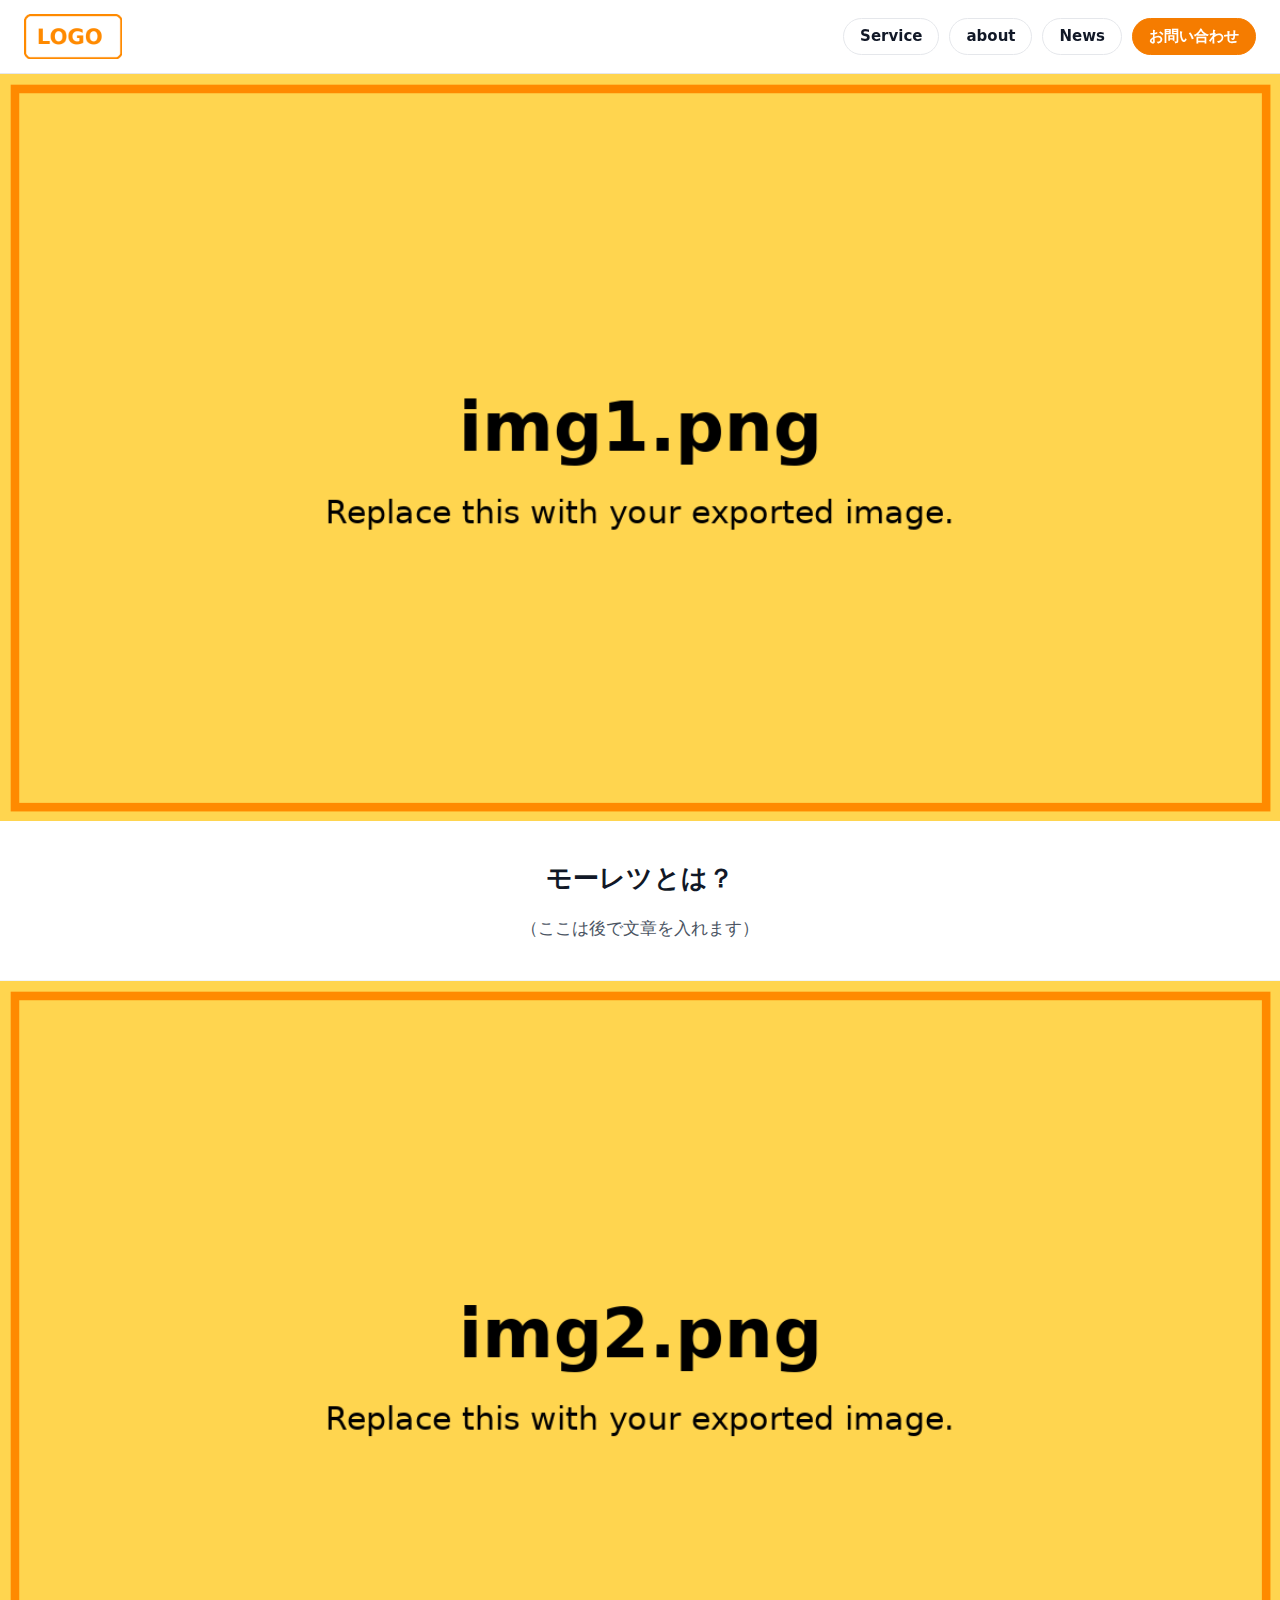
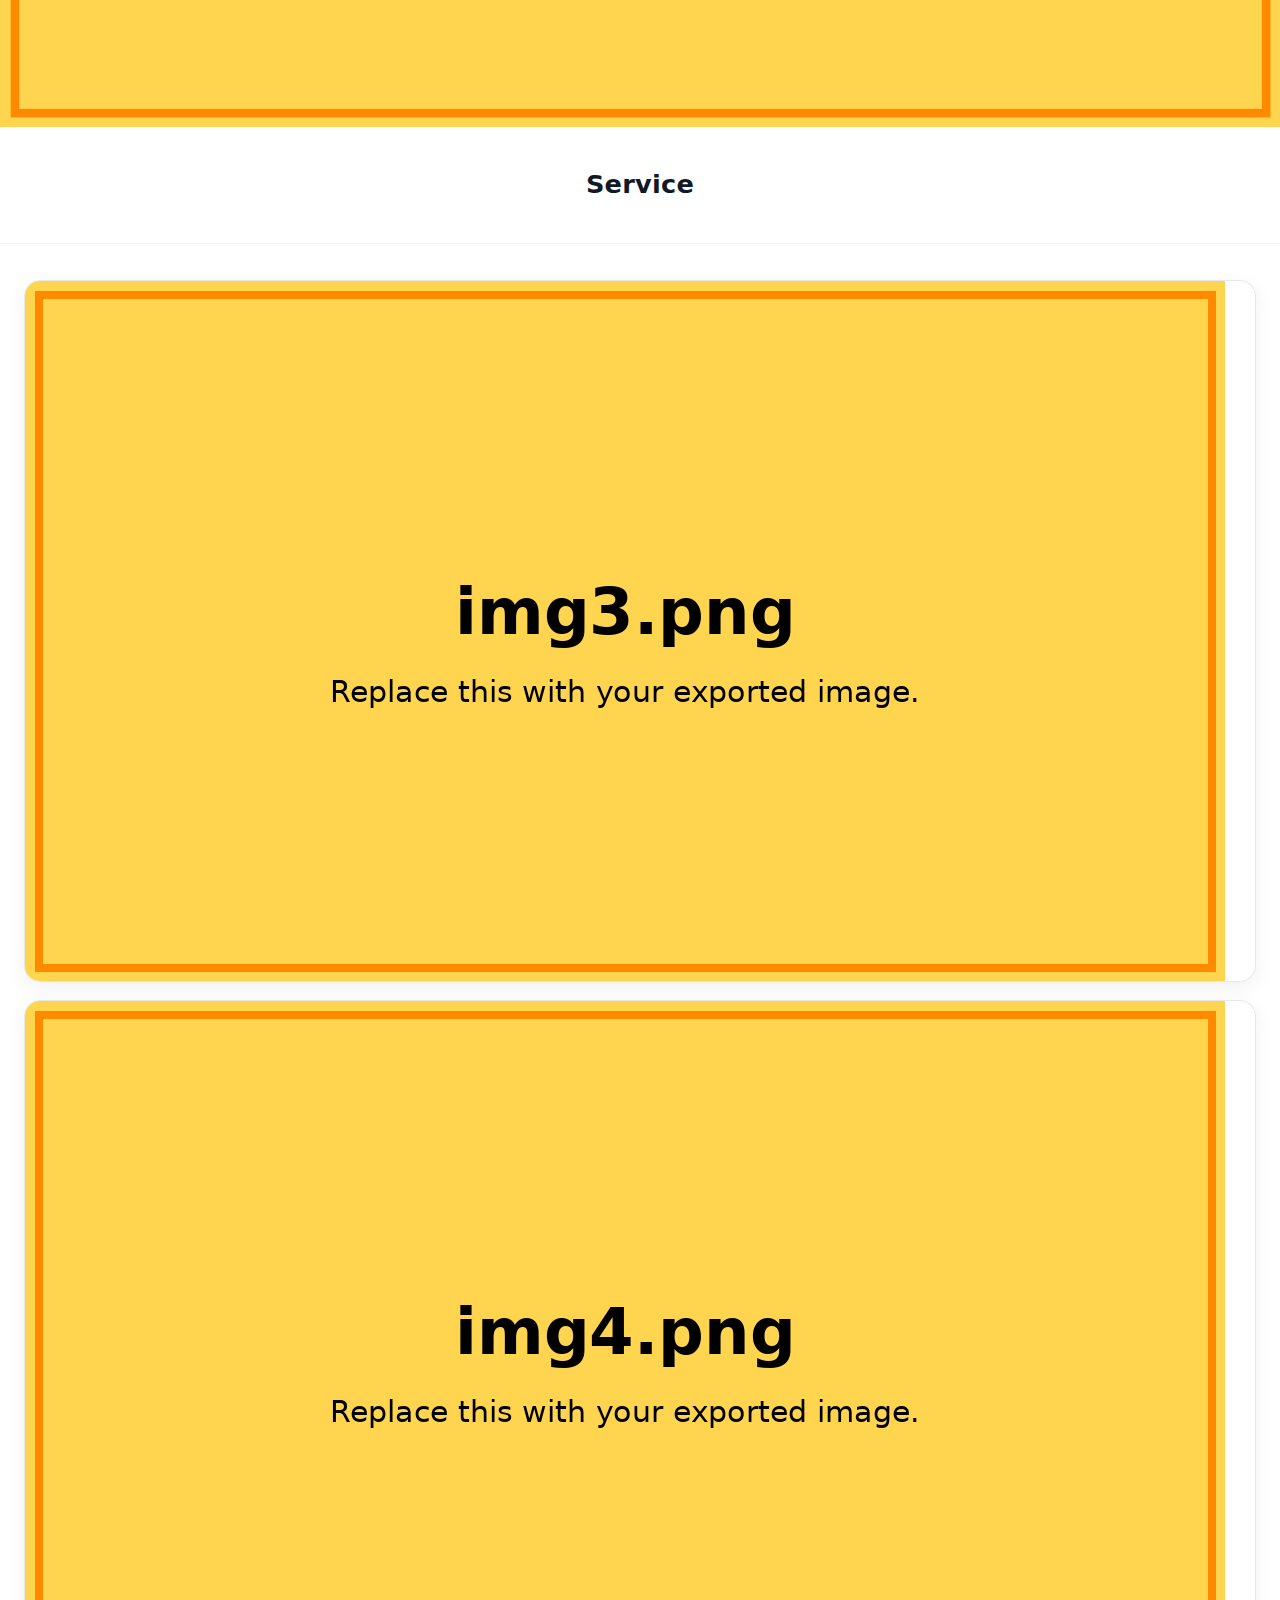
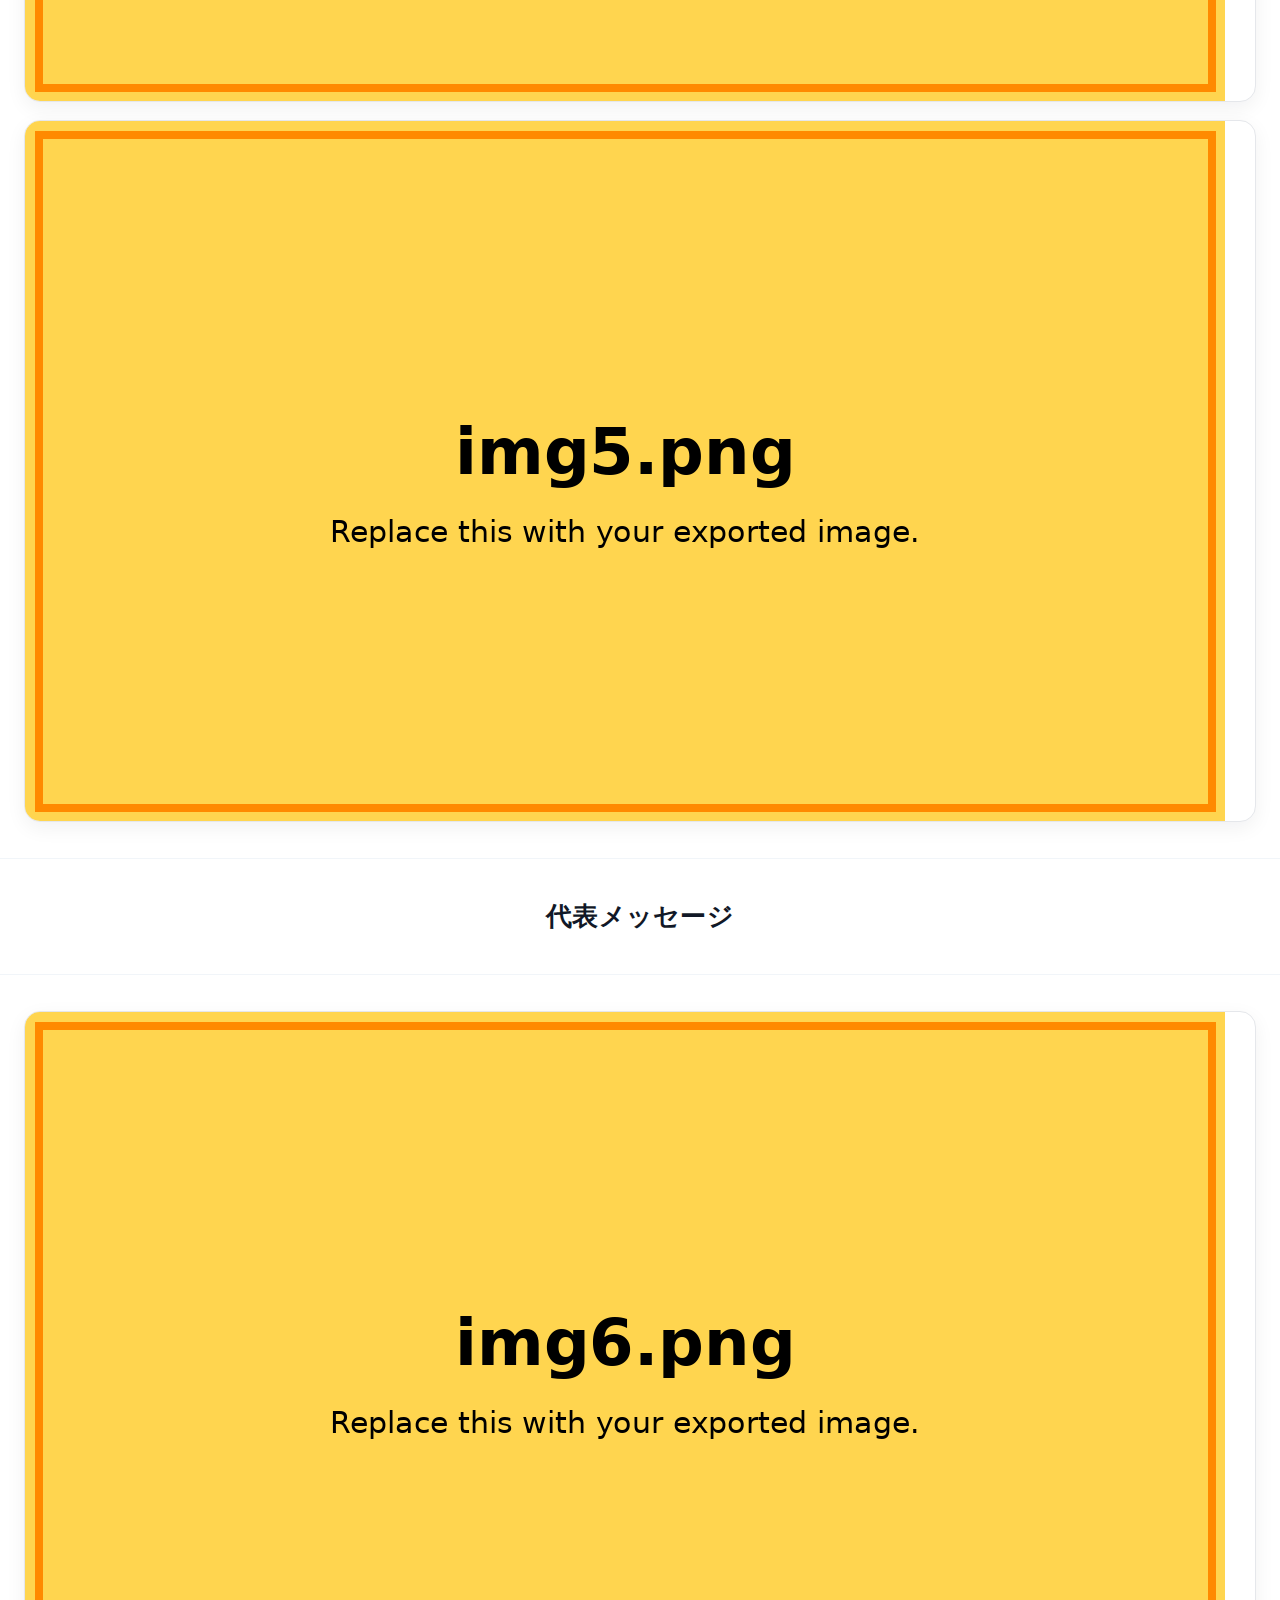
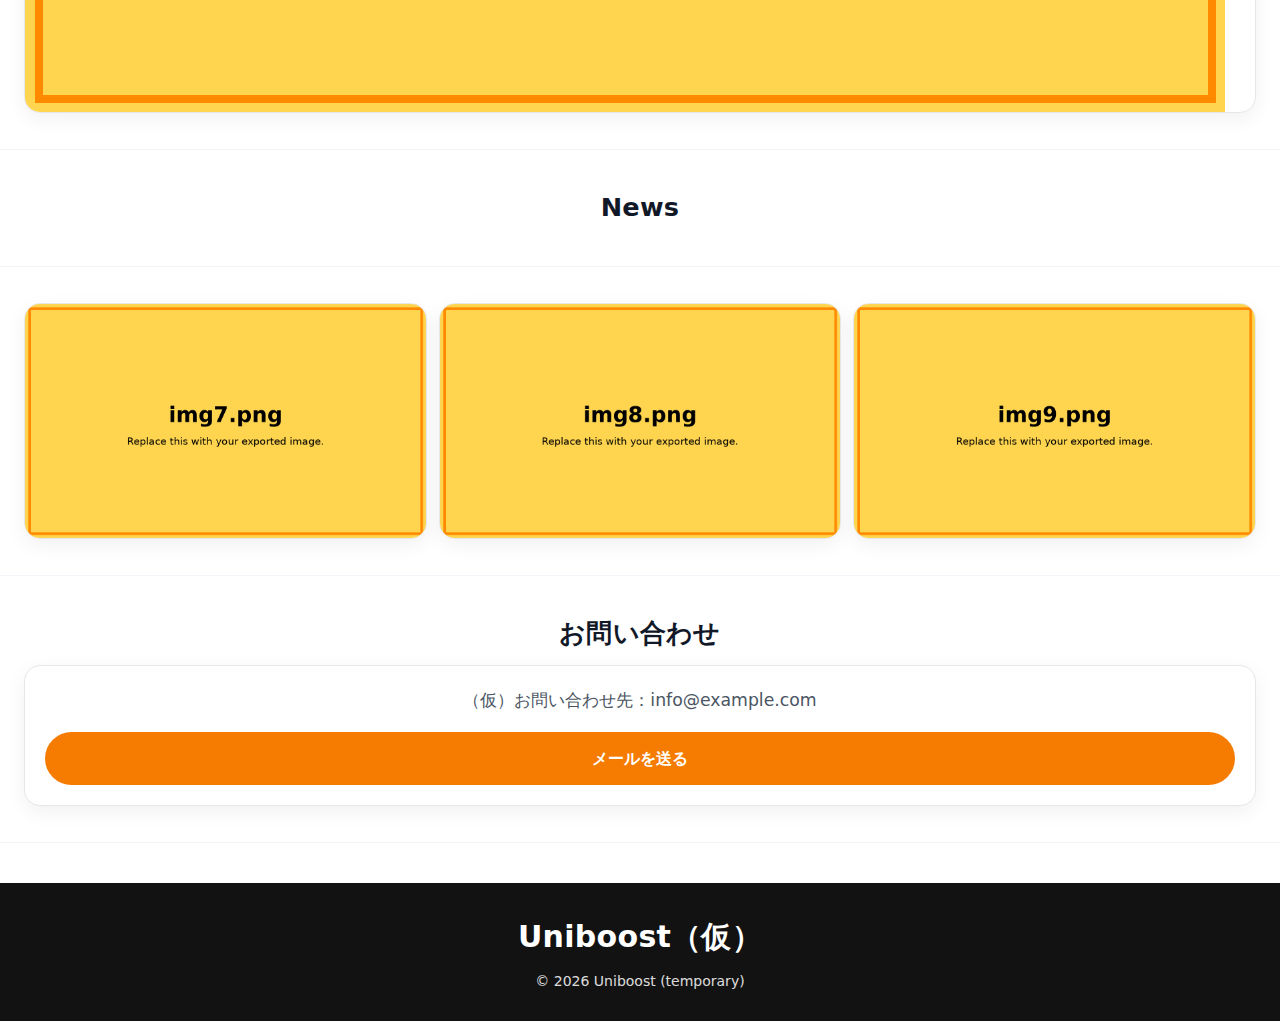
<file: index.html>
<!doctype html>
    <html lang="ja">
      <head>
        <meta charset="utf-8" />
        <meta name="viewport" content="width=device-width,initial-scale=1" />
        <base href="./">
        <title>Top | Uniboost（仮）</title>
        <link rel="stylesheet" href="assets/css/styles.css" />
      </head>
      <body data-page="top">
        <div class="page">
          <header class="site-header">
            <div class="header-inner">
              <a class="logo" href="index.html" aria-label="トップへ">
                <img src="assets/logo.png" alt="Logo" />
              </a>
              <nav class="nav" aria-label="グローバルナビゲーション">
                <a href="service/index.html" data-link="service">Service</a>
                <a href="about/index.html" data-link="about">about</a>
                <a href="News/index.html" data-link="news">News</a>
                <a class="nav__cta" href="#contact">お問い合わせ</a>
              </nav>
            </div>
          </header>

          <main>
  <!-- img1: 1つ目の大きい黄色エリア -->
  <section class="image-block">
    <img src="assets/img/img1.png" alt="トップ画像1" />
  </section>

  <section class="section">
    <h2 class="section-title">モーレツとは？</h2>
    <p class="section-sub">（ここは後で文章を入れます）</p>
  </section>

  <!-- img2: 2つ目の大きい黄色エリア -->
  <section class="image-block">
    <img src="assets/img/img2.png" alt="トップ画像2" />
  </section>

  <section class="section">
    <h2 class="section-title">Service</h2>
  </section>

  <!-- img3-5: Serviceの黄色カード（上から順） -->
  <section class="section">
    <div class="card-grid">
      <a class="card-like" href="service/index.html" aria-label="サービス1（詳細はserviceページへ）">
        <img src="assets/img/img3.png" alt="サービス画像1" />
      </a>
      <a class="card-like" href="service/index.html" aria-label="サービス2（詳細はserviceページへ）">
        <img src="assets/img/img4.png" alt="サービス画像2" />
      </a>
      <a class="card-like" href="service/index.html" aria-label="サービス3（詳細はserviceページへ）">
        <img src="assets/img/img5.png" alt="サービス画像3" />
      </a>
    </div>
  </section>

  <section class="section">
    <h2 class="section-title">代表メッセージ</h2>
  </section>

  <!-- img6: 代表メッセージの黄色カード -->
  <section class="section">
    <div class="card-grid">
      <div class="card-like">
        <img src="assets/img/img6.png" alt="代表メッセージ画像" />
      </div>
    </div>
  </section>

  <section class="section">
    <h2 class="section-title">News</h2>
  </section>

  <!-- img7-9: Newsの黄色カード（左から順） -->
  <section class="section">
    <div class="news-grid">
      <a class="card-like" href="News/index.html" aria-label="ニュース1（Newsページへ）"><img src="assets/img/img7.png" alt="ニュース画像1" /></a>
      <a class="card-like" href="News/index.html" aria-label="ニュース2（Newsページへ）"><img src="assets/img/img8.png" alt="ニュース画像2" /></a>
      <a class="card-like" href="News/index.html" aria-label="ニュース3（Newsページへ）"><img src="assets/img/img9.png" alt="ニュース画像3" /></a>
    </div>
  </section>

  <!-- Contact -->
  <section class="section" id="contact">
    <h2 class="section-title">お問い合わせ</h2>
    <div class="contact-box stack" style="margin-top:10px">
      <p class="section-sub" style="margin:0">（仮）お問い合わせ先：info@example.com</p>
      <a class="btn" href="mailto:info@example.com">メールを送る</a>
    </div>
  </section>
</main>

          <footer class="site-footer">
            <div class="footer-inner">
              <!-- NOTE: ここにある「Uniboost」は後で変更する想定 -->
              <p class="footer-brand">Uniboost（仮）</p>
              <p class="footer-note">© 2026 Uniboost (temporary)</p>
            </div>
          </footer>
        </div>

        <script src="assets/js/main.js"></script>
      </body>
    </html>
</file>
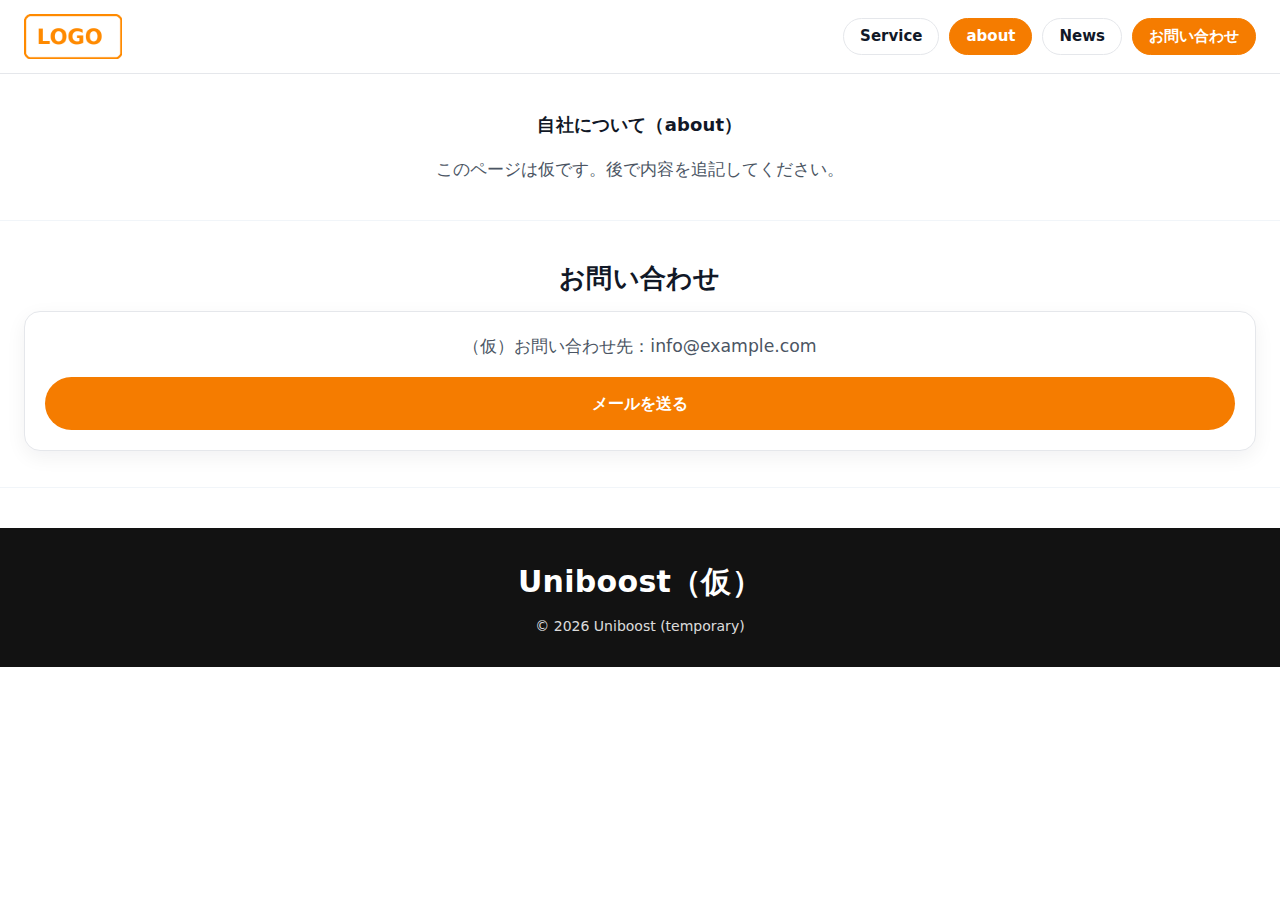
<file: about/index.html>
<!doctype html>
    <html lang="ja">
      <head>
        <meta charset="utf-8" />
        <meta name="viewport" content="width=device-width,initial-scale=1" />
        <base href="../">
        <title>About | Uniboost（仮）</title>
        <link rel="stylesheet" href="assets/css/styles.css" />
      </head>
      <body data-page="about">
        <div class="page">
          <header class="site-header">
            <div class="header-inner">
              <a class="logo" href="index.html" aria-label="トップへ">
                <img src="assets/logo.png" alt="Logo" />
              </a>
              <nav class="nav" aria-label="グローバルナビゲーション">
                <a href="service/index.html" data-link="service">Service</a>
                <a href="about/index.html" data-link="about">about</a>
                <a href="News/index.html" data-link="news">News</a>
                <a class="nav__cta" href="#contact">お問い合わせ</a>
              </nav>
            </div>
          </header>

          <main>
  <section class="section">
    <h1 class="section-title" style="font-size:18px">自社について（about）</h1>
    <p class="section-sub">このページは仮です。後で内容を追記してください。</p>
  </section>

  <section class="section" id="contact">
    <h2 class="section-title">お問い合わせ</h2>
    <div class="contact-box stack" style="margin-top:10px">
      <p class="section-sub" style="margin:0">（仮）お問い合わせ先：info@example.com</p>
      <a class="btn" href="mailto:info@example.com">メールを送る</a>
    </div>
  </section>
</main>

          <footer class="site-footer">
            <div class="footer-inner">
              <!-- NOTE: ここにある「Uniboost」は後で変更する想定 -->
              <p class="footer-brand">Uniboost（仮）</p>
              <p class="footer-note">© 2026 Uniboost (temporary)</p>
            </div>
          </footer>
        </div>

        <script src="assets/js/main.js"></script>
      </body>
    </html>
</file>
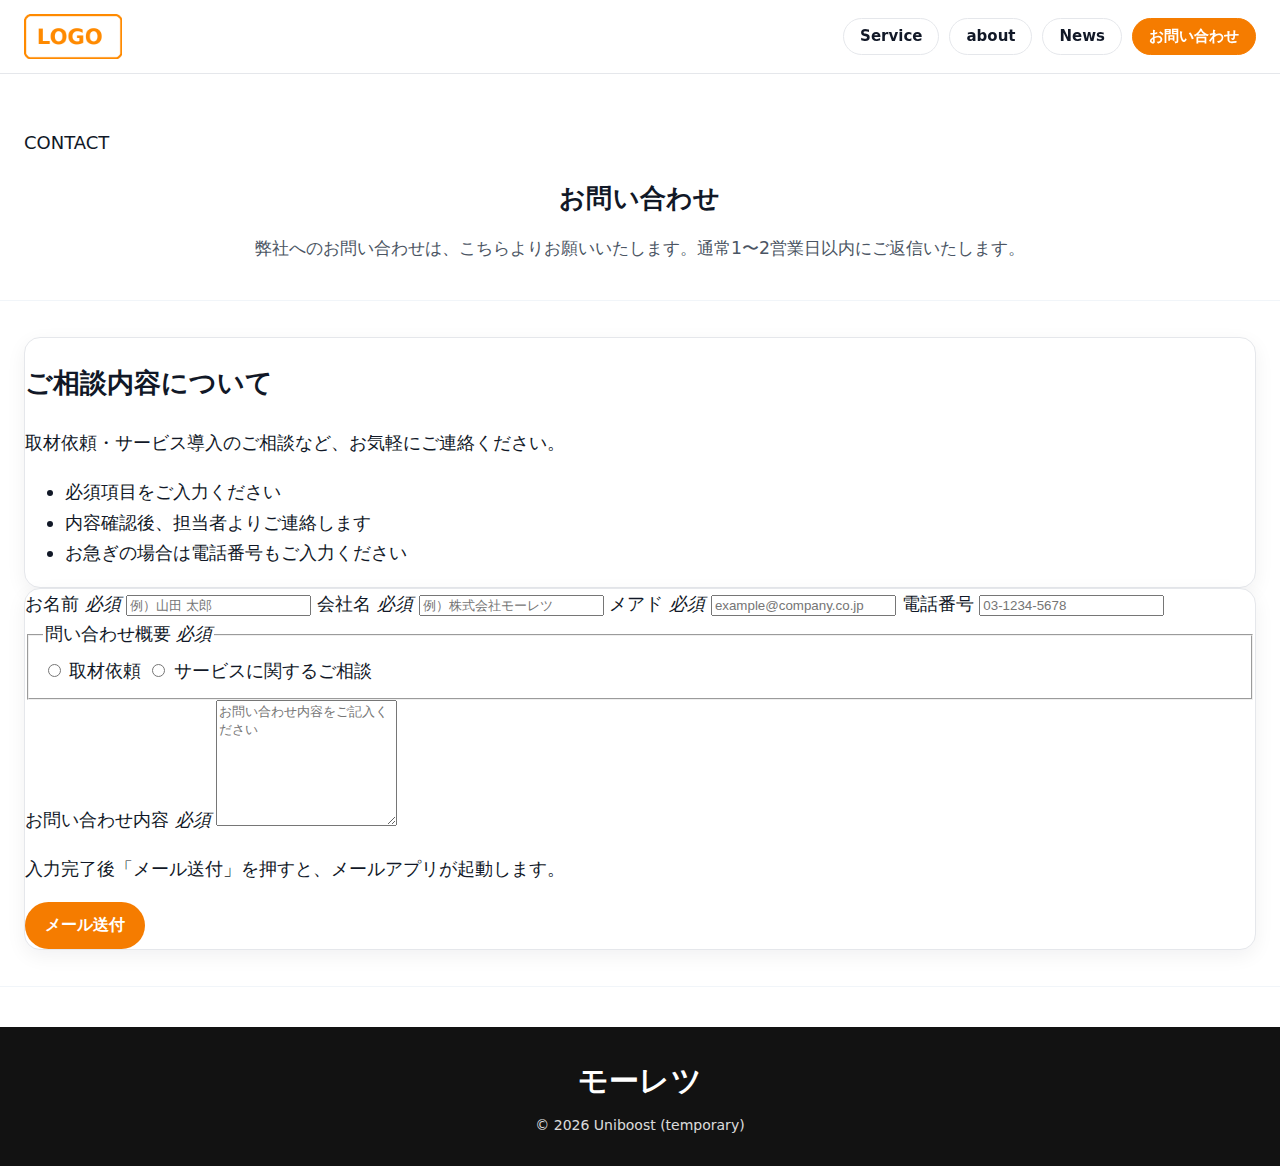
<file: contact/index.html>
<!doctype html>
<html lang="ja">
  <head>
    <meta charset="utf-8" />
    <meta name="viewport" content="width=device-width,initial-scale=1" />
        <title>Contact | Uniboost（仮）</title>
    <link rel="stylesheet" href="../assets/css/styles.css?v=20260306" />
  </head>
  <body data-page="contact">
    <div class="page">
      <header class="site-header">
        <div class="header-inner">
          <a class="logo" href="../index.html" aria-label="トップへ">
            <img src="../assets/logo.png" alt="Logo" />
          </a>
          <nav class="nav" aria-label="グローバルナビゲーション">
            <a href="../service/index.html" data-link="service">Service</a>
            <a href="../about/index.html" data-link="about">about</a>
            <a href="../News/index.html" data-link="news">News</a>
            <a class="nav__cta" href="../contact/index.html" data-link="contact">お問い合わせ</a>
          </nav>
        </div>
      </header>

      <main class="contact-main">
        <section class="section contact-hero contact-shell">
          <p class="contact-kicker">CONTACT</p>
          <h1 class="section-title">お問い合わせ</h1>
          <p class="section-sub contact-hero__sub">弊社へのお問い合わせは、こちらよりお願いいたします。通常1〜2営業日以内にご返信いたします。</p>
        </section>

        <section class="section contact-form-section contact-shell">
          <div class="contact-layout">
            <aside class="contact-aside card-like">
              <h2>ご相談内容について</h2>
              <p>取材依頼・サービス導入のご相談など、お気軽にご連絡ください。</p>
              <ul>
                <li>必須項目をご入力ください</li>
                <li>内容確認後、担当者よりご連絡します</li>
                <li>お急ぎの場合は電話番号もご入力ください</li>
              </ul>
            </aside>

            <form id="contactForm" class="contact-form card-like" novalidate>
              <div class="form-grid">
                <label class="form-field">
                  <span class="form-label">お名前 <em>必須</em></span>
                  <input type="text" name="name" required placeholder="例）山田 太郎" />
                </label>

                <label class="form-field">
                  <span class="form-label">会社名 <em>必須</em></span>
                  <input type="text" name="company" required placeholder="例）株式会社モーレツ" />
                </label>

                <label class="form-field">
                  <span class="form-label">メアド <em>必須</em></span>
                  <input type="email" name="email" required placeholder="example@company.co.jp" />
                </label>

                <label class="form-field">
                  <span class="form-label">電話番号</span>
                  <input type="tel" name="phone" placeholder="03-1234-5678" />
                </label>
              </div>

              <fieldset class="form-field form-fieldset">
                <legend class="form-label">問い合わせ概要 <em>必須</em></legend>
                <div class="radio-group">
                  <label class="radio-row"><input type="radio" name="summary" value="取材依頼" required /> 取材依頼</label>
                  <label class="radio-row"><input type="radio" name="summary" value="サービスに関するご相談" required /> サービスに関するご相談</label>
                </div>
              </fieldset>

              <label class="form-field">
                <span class="form-label">お問い合わせ内容 <em>必須</em></span>
                <textarea name="message" rows="8" required placeholder="お問い合わせ内容をご記入ください"></textarea>
              </label>

              <p class="form-note">入力完了後「メール送付」を押すと、メールアプリが起動します。</p>
              <button type="submit" class="btn contact-submit">メール送付</button>
            </form>
          </div>
        </section>
      </main>

      <footer class="site-footer">
        <div class="footer-inner">
          <p class="footer-brand">モーレツ</p>
          <p class="footer-note">© 2026 Uniboost (temporary)</p>
        </div>
      </footer>
    </div>

    <script src="../assets/js/main.js?v=20260306"></script>
  </body>
</html>
</file>
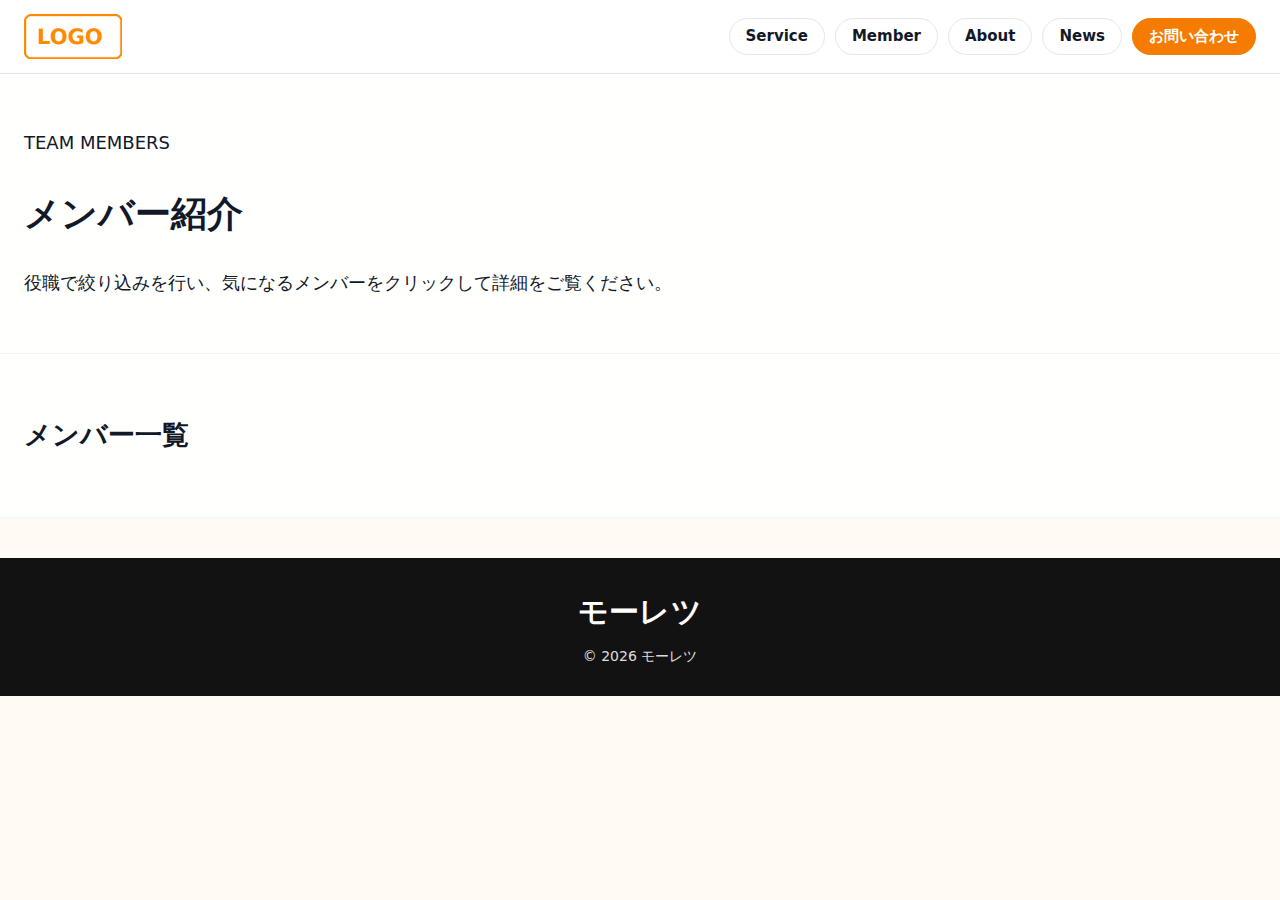
<file: member/index.html>
<!doctype html>
<html lang="ja">
  <head>
    <meta charset="utf-8" />
    <meta name="viewport" content="width=device-width,initial-scale=1" />
    <title>Member | モーレツ</title>
    <link rel="stylesheet" href="../assets/css/styles.css?v=20260402" />
    <link rel="stylesheet" href="../assets/css/member.css?v=20260402" />
  </head>
  <body data-page="member">
    <div class="page">
      <header class="site-header">
        <div class="header-inner">
          <a class="logo" href="../" aria-label="トップへ">
            <img src="../assets/logo.png" alt="Logo" />
          </a>
          <nav class="nav" aria-label="グローバルナビゲーション">
            <a href="../service/index.html" data-link="service">Service</a>
            <a href="../member/index.html" data-link="member">Member</a>
            <a href="../about/index.html" data-link="about">About</a>
            <a href="../News/index.html" data-link="news">News</a>
            <a class="nav__cta" href="../contact/index.html">お問い合わせ</a>
          </nav>
        </div>
      </header>

      <main>
        <section class="section member-intro">
          <p class="member-intro__lead en">TEAM MEMBERS</p>
          <h1 class="member-intro__title jp">メンバー紹介</h1>
          <p class="member-intro__sub txt">役職で絞り込みを行い、気になるメンバーをクリックして詳細をご覧ください。</p>
        </section>

        <section class="section member-list" aria-labelledby="member-list-title">
          <h2 id="member-list-title" class="sr-only">メンバー一覧</h2>
          <div class="member-filter" id="memberFilter" aria-label="役職フィルター"></div>
          <div id="memberGrid" class="member-grid" aria-live="polite"></div>
        </section>
      </main>

      <footer class="site-footer">
        <div class="footer-inner">
          <p class="footer-brand jp">モーレツ</p>
          <p class="footer-note">© 2026 モーレツ</p>
        </div>
      </footer>
    </div>

    <script src="../assets/js/main.js?v=20260402"></script>
    <script src="../assets/js/member.js?v=20260402"></script>
  </body>
</html>
</file>
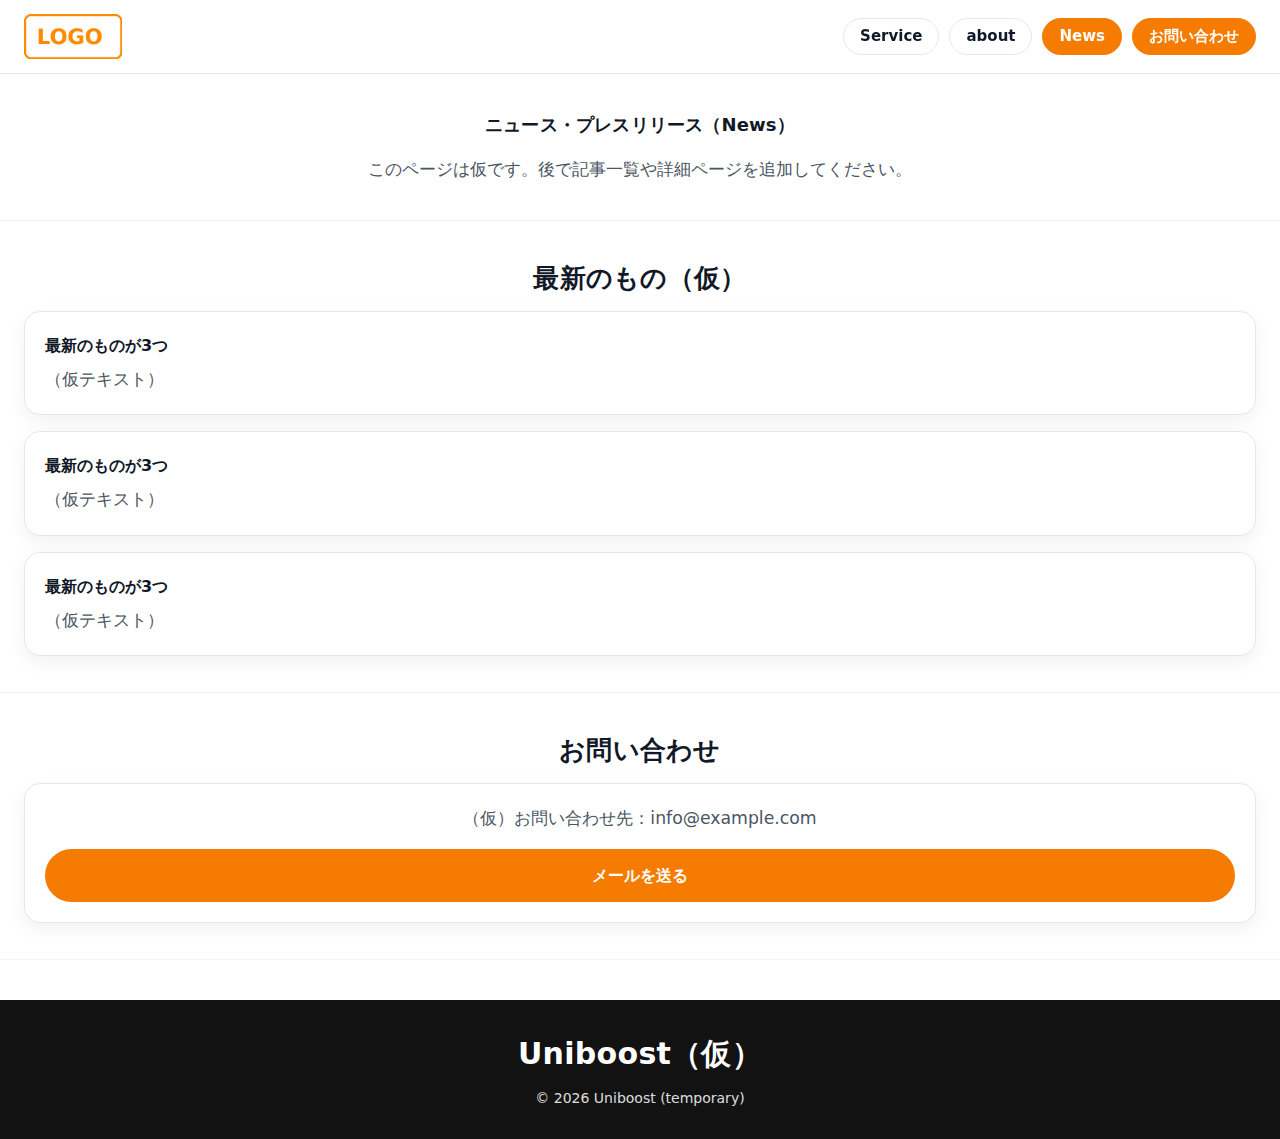
<file: News/index.html>
<!doctype html>
    <html lang="ja">
      <head>
        <meta charset="utf-8" />
        <meta name="viewport" content="width=device-width,initial-scale=1" />
        <base href="../">
        <title>News | Uniboost（仮）</title>
        <link rel="stylesheet" href="assets/css/styles.css" />
      </head>
      <body data-page="news">
        <div class="page">
          <header class="site-header">
            <div class="header-inner">
              <a class="logo" href="index.html" aria-label="トップへ">
                <img src="assets/logo.png" alt="Logo" />
              </a>
              <nav class="nav" aria-label="グローバルナビゲーション">
                <a href="service/index.html" data-link="service">Service</a>
                <a href="about/index.html" data-link="about">about</a>
                <a href="News/index.html" data-link="news">News</a>
                <a class="nav__cta" href="#contact">お問い合わせ</a>
              </nav>
            </div>
          </header>

          <main>
  <section class="section">
    <h1 class="section-title" style="font-size:18px">ニュース・プレスリリース（News）</h1>
    <p class="section-sub">このページは仮です。後で記事一覧や詳細ページを追加してください。</p>
  </section>

  <section class="section">
    <h2 class="section-title">最新のもの（仮）</h2>
    <div class="stack" style="margin-top:10px">
      <div class="contact-box">
        <strong>最新のものが3つ</strong>
        <div class="section-sub" style="text-align:left; display:block; margin-top:6px">（仮テキスト）</div>
      </div>
      <div class="contact-box">
        <strong>最新のものが3つ</strong>
        <div class="section-sub" style="text-align:left; display:block; margin-top:6px">（仮テキスト）</div>
      </div>
      <div class="contact-box">
        <strong>最新のものが3つ</strong>
        <div class="section-sub" style="text-align:left; display:block; margin-top:6px">（仮テキスト）</div>
      </div>
    </div>
  </section>

  <section class="section" id="contact">
    <h2 class="section-title">お問い合わせ</h2>
    <div class="contact-box stack" style="margin-top:10px">
      <p class="section-sub" style="margin:0">（仮）お問い合わせ先：info@example.com</p>
      <a class="btn" href="mailto:info@example.com">メールを送る</a>
    </div>
  </section>
</main>

          <footer class="site-footer">
            <div class="footer-inner">
              <!-- NOTE: ここにある「Uniboost」は後で変更する想定 -->
              <p class="footer-brand">Uniboost（仮）</p>
              <p class="footer-note">© 2026 Uniboost (temporary)</p>
            </div>
          </footer>
        </div>

        <script src="assets/js/main.js"></script>
      </body>
    </html>
</file>
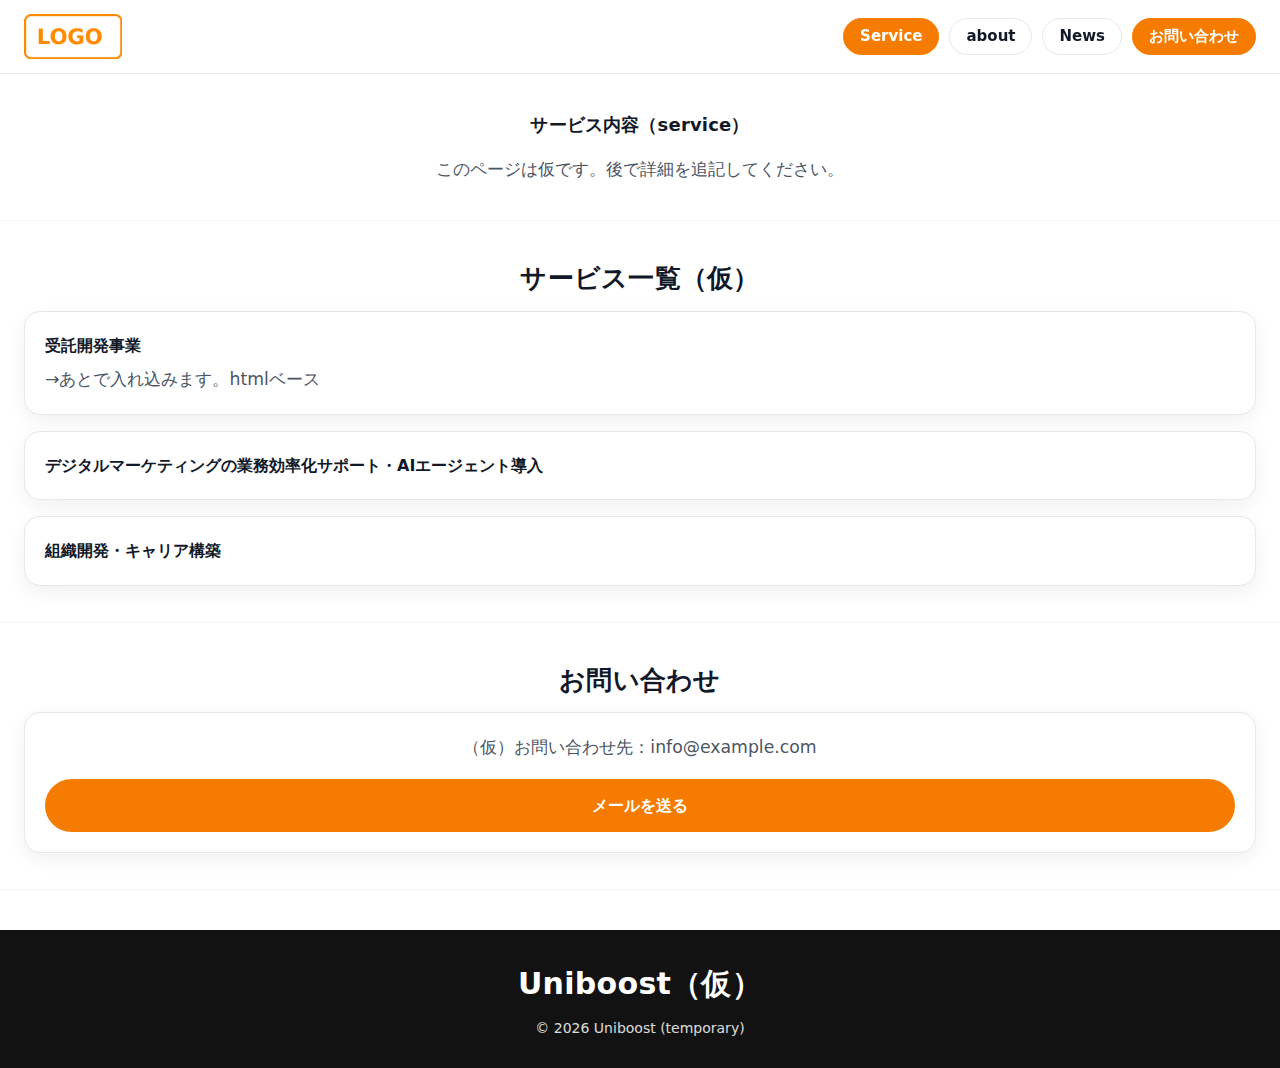
<file: service/index.html>
<!doctype html>
    <html lang="ja">
      <head>
        <meta charset="utf-8" />
        <meta name="viewport" content="width=device-width,initial-scale=1" />
        <base href="../">
        <title>Service | Uniboost（仮）</title>
        <link rel="stylesheet" href="assets/css/styles.css" />
      </head>
      <body data-page="service">
        <div class="page">
          <header class="site-header">
            <div class="header-inner">
              <a class="logo" href="index.html" aria-label="トップへ">
                <img src="assets/logo.png" alt="Logo" />
              </a>
              <nav class="nav" aria-label="グローバルナビゲーション">
                <a href="service/index.html" data-link="service">Service</a>
                <a href="about/index.html" data-link="about">about</a>
                <a href="News/index.html" data-link="news">News</a>
                <a class="nav__cta" href="#contact">お問い合わせ</a>
              </nav>
            </div>
          </header>

          <main>
  <section class="section">
    <h1 class="section-title" style="font-size:18px">サービス内容（service）</h1>
    <p class="section-sub">このページは仮です。後で詳細を追記してください。</p>
  </section>

  <section class="section">
    <h2 class="section-title">サービス一覧（仮）</h2>
    <div class="stack" style="margin-top:10px">
      <div class="contact-box">
        <strong>受託開発事業</strong><br/>
        <span class="section-sub" style="text-align:left; display:block; margin-top:6px">→あとで入れ込みます。htmlベース</span>
      </div>
      <div class="contact-box">
        <strong>デジタルマーケティングの業務効率化サポート・AIエージェント導入</strong>
      </div>
      <div class="contact-box">
        <strong>組織開発・キャリア構築</strong>
      </div>
    </div>
  </section>

  <section class="section" id="contact">
    <h2 class="section-title">お問い合わせ</h2>
    <div class="contact-box stack" style="margin-top:10px">
      <p class="section-sub" style="margin:0">（仮）お問い合わせ先：info@example.com</p>
      <a class="btn" href="mailto:info@example.com">メールを送る</a>
    </div>
  </section>
</main>

          <footer class="site-footer">
            <div class="footer-inner">
              <!-- NOTE: ここにある「Uniboost」は後で変更する想定 -->
              <p class="footer-brand">Uniboost（仮）</p>
              <p class="footer-note">© 2026 Uniboost (temporary)</p>
            </div>
          </footer>
        </div>

        <script src="assets/js/main.js"></script>
      </body>
    </html>
</file>
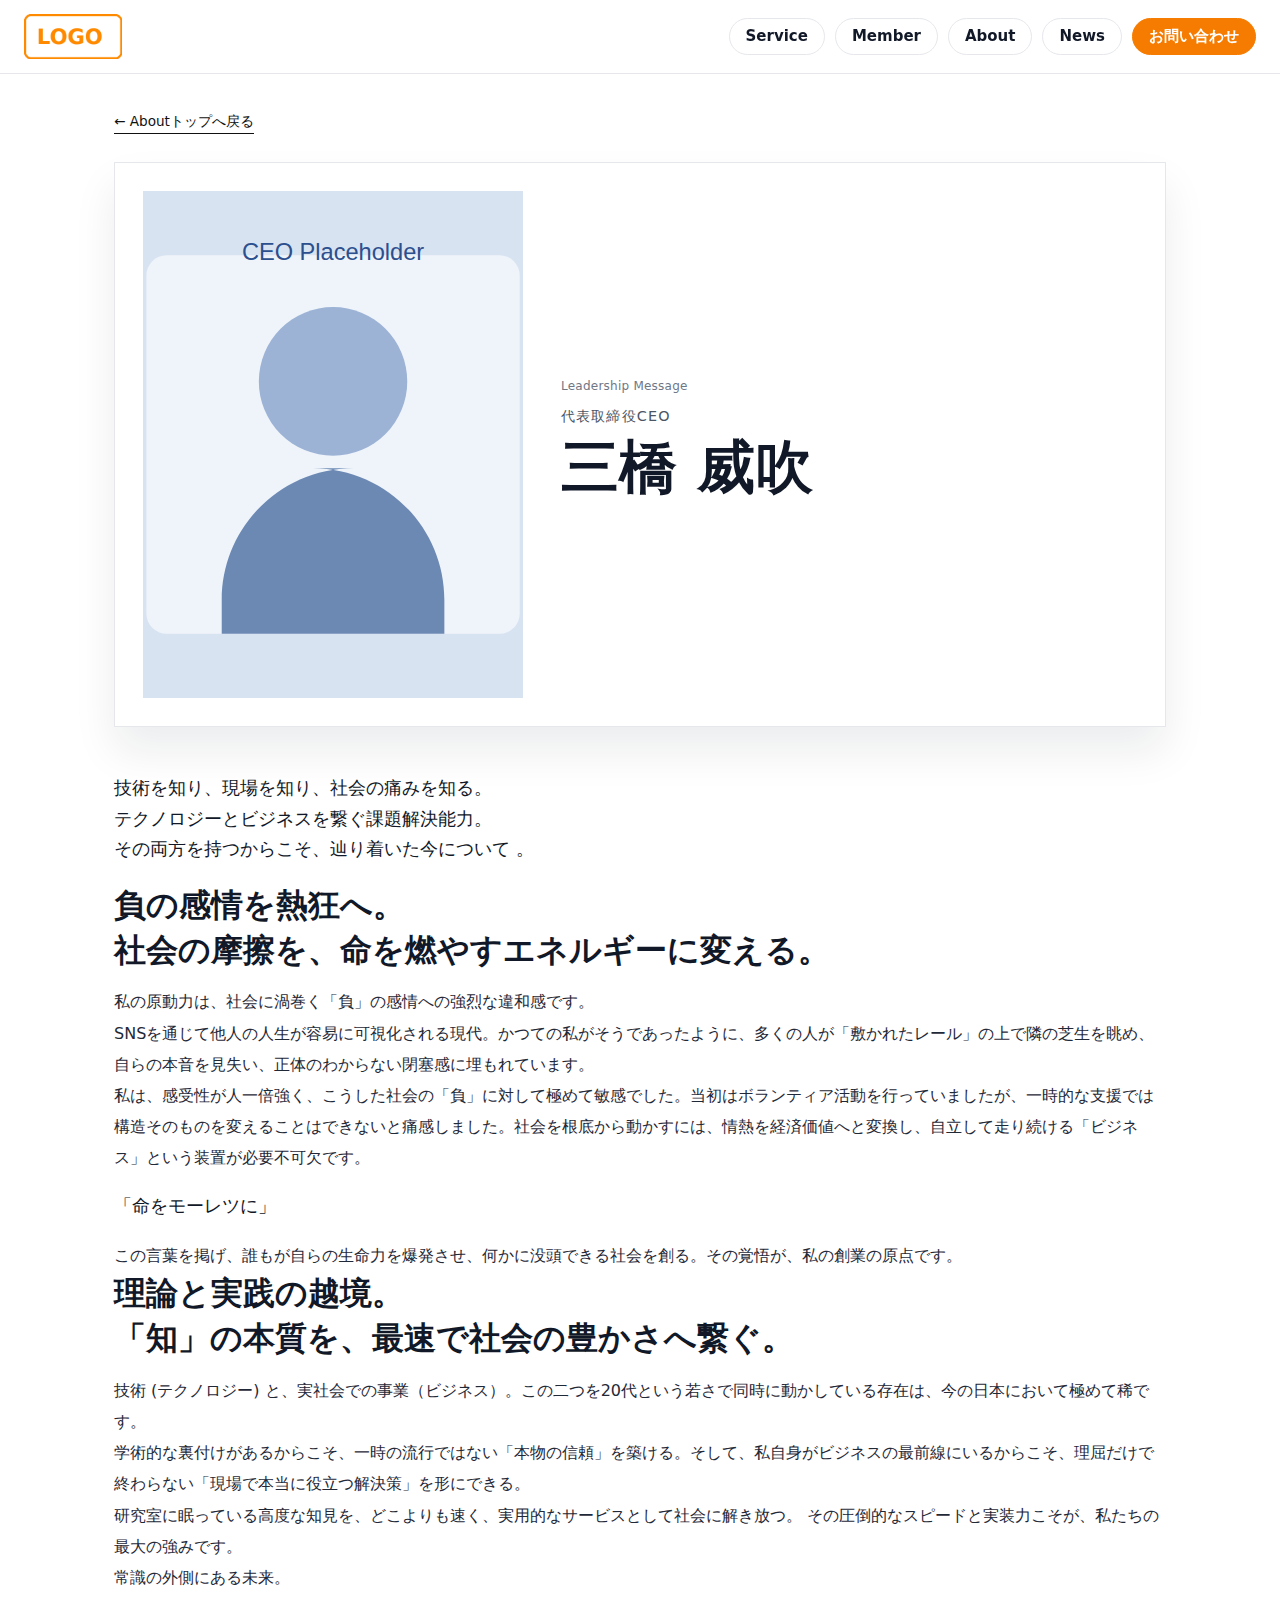
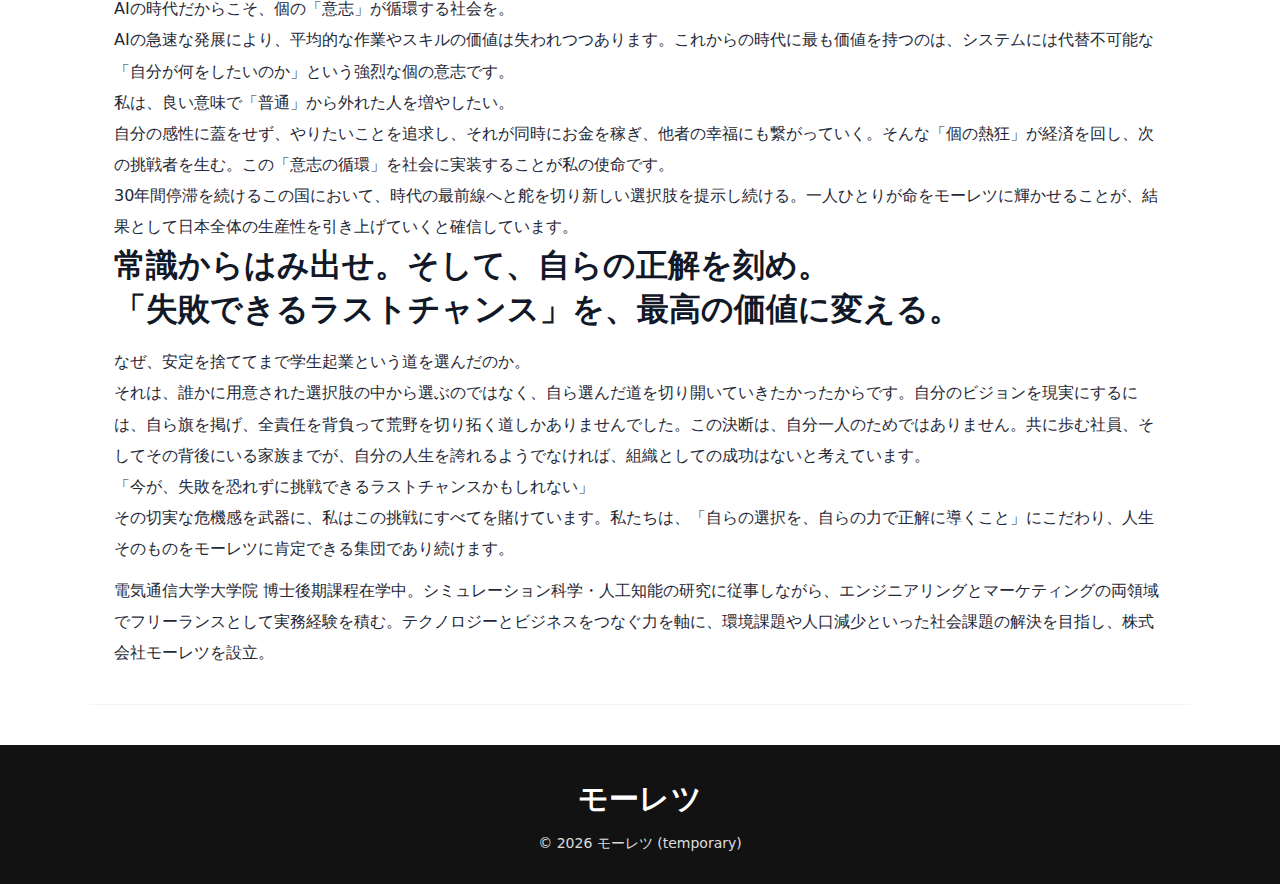
<file: about/detail.html>
<!doctype html>
<html lang="ja">
  <head>
    <meta charset="utf-8" />
    <meta name="viewport" content="width=device-width,initial-scale=1" />
    <title>Leadership Message | モーレツ（仮）</title>
    <link rel="stylesheet" href="../assets/css/styles.css?v=20260402" />
    <link rel="stylesheet" href="../assets/css/about.css?v=20260402" />
  </head>
  <body data-page="about-detail">
    <div class="page">
      <header class="site-header">
        <div class="header-inner">
          <a class="logo" href="../" aria-label="トップへ">
            <img src="../assets/logo.png" alt="Logo" />
          </a>
          <nav class="nav" aria-label="グローバルナビゲーション">
            <a href="../service/index.html" data-link="service">Service</a>
            <a href="../member/index.html" data-link="member">Member</a>
            <a href="../about/index.html" data-link="about">About</a>
            <a href="../News/index.html" data-link="news">News</a>
            <a class="nav__cta" href="../contact/index.html">お問い合わせ</a>
          </nav>
        </div>
      </header>

      <main class="about-main">
        <section class="section about-detail" id="aboutDetail" aria-live="polite"></section>
      </main>

      <footer class="site-footer">
        <div class="footer-inner">
          <p class="footer-brand jp">モーレツ</p>
          <p class="footer-note">© 2026 モーレツ (temporary)</p>
        </div>
      </footer>
    </div>

    <script src="../assets/js/main.js?v=20260402"></script>
    <script src="../assets/js/about-detail.js?v=20260402"></script>
  </body>
</html>
</file>
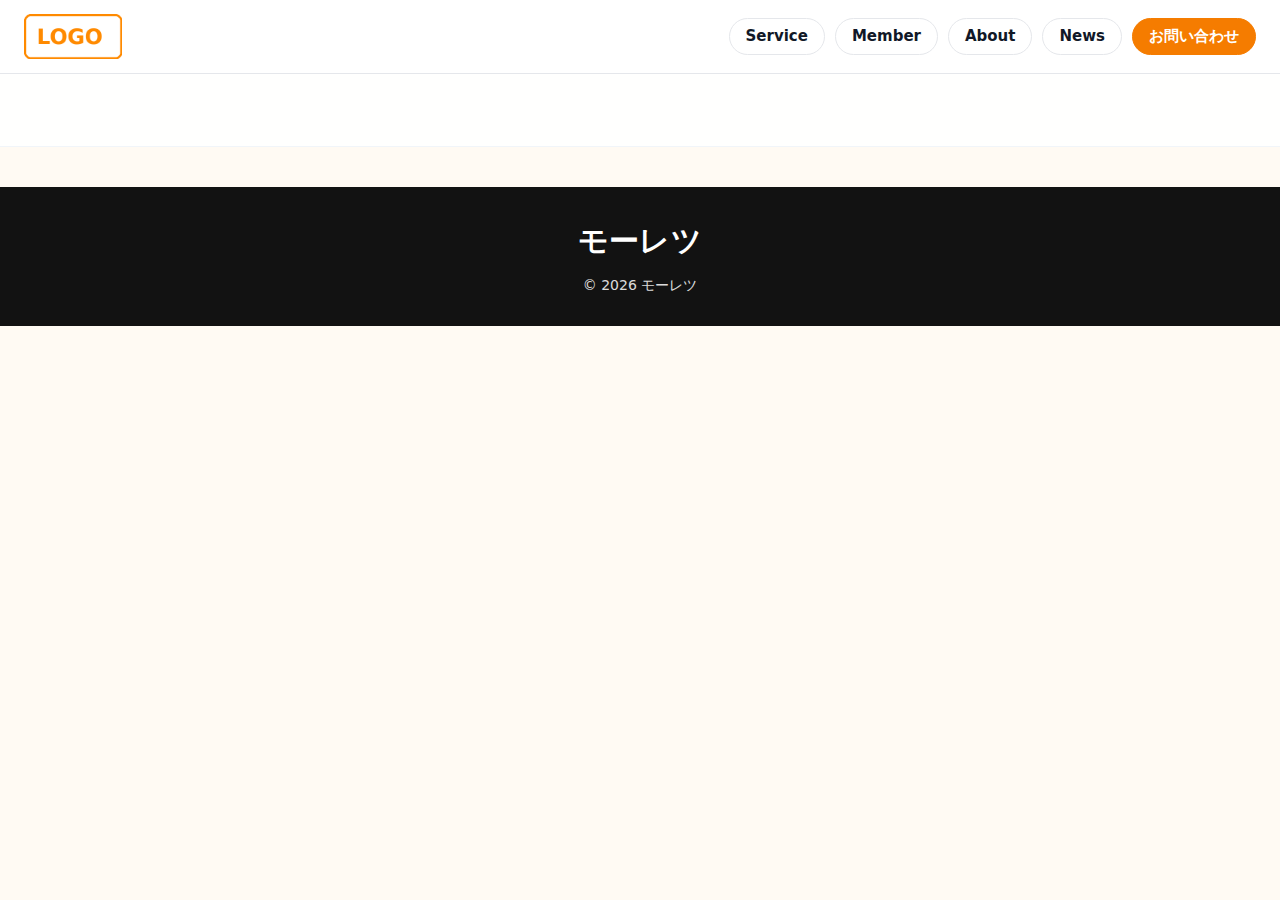
<file: member/detail.html>
<!doctype html>
<html lang="ja">
  <head>
    <meta charset="utf-8" />
    <meta name="viewport" content="width=device-width,initial-scale=1" />
    <title>Member Detail | モーレツ</title>
    <link rel="stylesheet" href="../assets/css/styles.css?v=20260402" />
    <link rel="stylesheet" href="../assets/css/member.css?v=20260402" />
  </head>
  <body data-page="member-detail">
    <div class="page">
      <header class="site-header">
        <div class="header-inner">
          <a class="logo" href="../" aria-label="トップへ">
            <img src="../assets/logo.png" alt="Logo" />
          </a>
          <nav class="nav" aria-label="グローバルナビゲーション">
            <a href="../service/index.html" data-link="service">Service</a>
            <a href="../member/index.html" data-link="member">Member</a>
            <a href="../about/index.html" data-link="about">About</a>
            <a href="../News/index.html" data-link="news">News</a>
            <a class="nav__cta" href="../contact/index.html">お問い合わせ</a>
          </nav>
        </div>
      </header>

      <main>
        <section class="section member-detail" id="memberDetail" aria-live="polite"></section>
      </main>

      <footer class="site-footer">
        <div class="footer-inner">
          <p class="footer-brand jp">モーレツ</p>
          <p class="footer-note">© 2026 モーレツ</p>
        </div>
      </footer>
    </div>

    <script src="../assets/js/main.js?v=20260402"></script>
    <script src="../assets/js/member.js?v=20260402"></script>
  </body>
</html>
</file>
<file: assets/css/styles.css>
/* ==========
   Uniboost (仮) - Local Static Site
   Clean Corporate Theme
   ========== */

:root{
  --primary:#f57c00;
  --primary-dark:#d76100;
  --text:#111827;
  --muted:#4b5563;
  --bg:#ffffff;
  --border:#e5e7eb;
  --shadow:0 10px 30px rgba(17,24,39,.08);
  --radius:16px;
}

*{box-sizing:border-box}
html,body{height:100%}
body{
  margin:0;
  font-family:"Noto Sans JP", system-ui, -apple-system, "Hiragino Kaku Gothic ProN", "Yu Gothic", Meiryo, sans-serif;
  color:var(--text);
  background:var(--bg);
  font-size:18px;
  line-height:1.7;
}

a{color:inherit; text-decoration:none}
img{max-width:100%; height:auto; display:block}

.page{
  width:100%;
  max-width:100%;
  margin:0;
  min-height:100vh;
  background:var(--bg);
}

/* Header */
.site-header{
  position:sticky;
  top:0;
  z-index:10;
  background:rgba(255,255,255,.96);
  border-bottom:1px solid var(--border);
}

.header-inner{
  display:flex;
  align-items:center;
  justify-content:space-between;
  gap:16px;
  padding:14px 24px;
}

.logo{display:flex; align-items:center; min-width:90px}
.logo img{width:98px; height:auto}

.nav{
  display:flex;
  align-items:center;
  gap:10px;
  flex-wrap:wrap;
  justify-content:flex-end;
}

.nav a{
  display:inline-flex;
  align-items:center;
  justify-content:center;
  padding:10px 16px;
  border:1px solid var(--border);
  border-radius:999px;
  font-size:15px;
  font-weight:700;
  line-height:1;
  background:#fff;
  transition:.18s ease;
}

.nav a:hover{
  border-color:var(--primary);
  color:var(--primary-dark);
}

.nav a.is-active,
body[data-page="about"] .nav a[data-link="about"],
body[data-page="service"] .nav a[data-link="service"],
body[data-page="news"] .nav a[data-link="news"]{
  background:var(--primary);
  border-color:var(--primary);
  color:#fff;
}

.nav a.nav__cta{
  background:var(--primary);
  border-color:var(--primary);
  color:#fff;
}
.nav a.nav__cta:hover{background:var(--primary-dark); border-color:var(--primary-dark)}

/* Main */
main{padding:0 0 40px}

.image-block{
  width:100vw;
  margin-left:calc(50% - 50vw);
  margin-right:calc(50% - 50vw);
}

.image-block img{width:100%}

.section{
  padding:36px 24px;
  border-bottom:1px solid #f1f5f9;
  background:rgba(255,255,255,.92);
}


.section-title{
  margin:0;
  text-align:center;
  font-size:clamp(1.5rem, 2vw, 2.1rem);
  font-weight:800;
  letter-spacing:.01em;
}

.section-sub{
  margin:14px 0 0;
  text-align:center;
  font-size:1.08rem;
  color:var(--muted);
}

/* Layout helpers */
.stack{display:flex; flex-direction:column; gap:16px}
.card-grid{display:flex; flex-direction:column; gap:18px}
.news-grid{display:grid; grid-template-columns:repeat(3,1fr); gap:12px}

.card-like,
.contact-box{
  border:1px solid var(--border);
  border-radius:var(--radius);
  overflow:hidden;
  background:#fff;
  box-shadow:0 6px 20px rgba(17,24,39,.06);
}

.card-like{transition:.2s ease}
.card-like:hover{box-shadow:var(--shadow); transform:translateY(-2px)}

/* Contact */
.contact-box{padding:20px; font-size:1rem}

.btn{
  display:inline-flex;
  align-items:center;
  justify-content:center;
  padding:13px 20px;
  border-radius:999px;
  border:0;
  background:var(--primary);
  color:#fff;
  font-weight:800;
  font-size:1rem;
}
.btn:hover{background:var(--primary-dark)}

/* Footer */
.site-footer{
  background:#121212;
  color:#fff;
  padding:28px 24px;
}

.footer-inner{
  display:flex;
  flex-direction:column;
  gap:8px;
  align-items:center;
  text-align:center;
}

.footer-brand{margin:0; font-size:30px; font-weight:900; letter-spacing:.01em}
.footer-note{margin:0; font-size:14px; opacity:.85}

/* Small screens */
@media (max-width:700px){
  body{font-size:16px}
  .header-inner{padding:12px}
  .logo img{width:84px}
  .nav{gap:8px}
  .nav a{padding:8px 12px; font-size:13px}
  .section{padding:24px 14px}
  .news-grid{gap:8px}
  .footer-brand{font-size:24px}
}
</file>
<file: assets/css/member.css>
:root {
  --about-orange: #f59e0b;
  --about-orange-dark: #9a3412;
  --about-bg: #fffaf3;
  --about-surface: #ffffff;
  --about-card-bg: #fffdf9;
  --about-modal-bg: #fffcf7;
  --about-text: #1f2937;
  --about-muted: #6b7280;
  --about-border: #f6dec1;
}

.page {
  background: var(--about-bg);
}

.about-hero {
  border-bottom: 0;
  background: transparent;
}

.about-members {
  padding-top: 8px;
}

.about-members__title {
  margin: 0 0 22px;
  text-align: center;
  font-size: 1rem;
  font-weight: 700;
  letter-spacing: 0.08em;
  color: #cd7a1a;
}

.member-grid {
  width: min(100%, 1100px);
  margin: 0 auto;
  display: grid;
  grid-template-columns: repeat(auto-fit, minmax(240px, 300px));
  justify-content: center;
  gap: 22px;
}

.member-card {
  border: 1px solid var(--about-border);
  border-radius: 18px;
  background: var(--about-card-bg);
  cursor: pointer;
  padding: 14px;
  text-align: center;
  box-shadow: 0 12px 24px rgba(31, 41, 55, 0.08);
  transition: transform 0.22s ease, box-shadow 0.22s ease, border-color 0.22s ease;
}

.member-card:hover,
.member-card:focus-visible {
  transform: translateY(-4px);
  border-color: #f0c391;
  box-shadow: 0 18px 30px rgba(31, 41, 55, 0.13);
  outline: none;
}

.member-card__image-wrap {
  border-radius: 14px;
  overflow: hidden;
  border: 1px solid #f7e6d2;
  background: #fbefde;
}

.member-card__image {
  width: 100%;
  height: clamp(190px, 26vw, 240px);
  object-fit: cover;
  object-position: center 28%;
}

.member-card__meta {
  padding-top: 12px;
}

.member-card__role {
  margin: 0;
  font-size: 0.84rem;
  color: var(--about-orange-dark);
  font-weight: 700;
}

.member-card__name {
  margin: 6px 0 0;
  font-size: 1.14rem;
  font-weight: 800;
  color: var(--about-text);
}

.member-modal {
  position: fixed;
  inset: 0;
  display: none;
  z-index: 40;
}

.member-modal.is-open {
  display: grid;
  place-items: center;
}

.member-modal__overlay {
  position: absolute;
  inset: 0;
  background: rgba(22, 18, 11, 0.46);
  backdrop-filter: blur(8px) saturate(0.9);
}

.member-modal__window {
  position: relative;
  width: min(1020px, calc(100vw - 30px));
  border-radius: 20px;
  background: var(--about-modal-bg);
  border: 1px solid #f2d6b5;
  border-top: 6px solid var(--about-orange);
  box-shadow: 0 30px 70px rgba(0, 0, 0, 0.28);
  min-height: min(78vh, 740px);
  padding: 20px 20px 22px;
}

.member-modal__close {
  border: 0;
  background: #f5efe6;
  color: #8a3b12;
  width: 36px;
  height: 36px;
  border-radius: 999px;
  font-size: 1.35rem;
  line-height: 1;
  font-weight: 700;
  cursor: pointer;
  margin-left: auto;
  display: block;
}

.member-modal__content {
  display: grid;
  grid-template-columns: 340px 1fr;
  gap: 26px;
  align-items: center;
  padding: 12px 10px 12px;
}

.member-modal__image {
  width: 100%;
  height: min(52vh, 460px);
  border-radius: 14px;
  border: 1px solid #f4d7b5;
  background: #f8ead6;
  padding: 8px;
  object-fit: cover;
  object-position: center 25%;
}

.member-modal__text {
  text-align: left;
}

.member-modal__role {
  margin: 0;
  color: #a84411;
  font-size: 0.95rem;
  font-weight: 800;
}

.member-modal__name {
  margin: 8px 0 0;
  font-size: 2rem;
  line-height: 1.25;
  color: #7f2f10;
}

.member-modal__greeting {
  margin: 14px 0 0;
  color: #4b2e1d;
  line-height: 2.05;
  font-size: 1.1rem;
  background: #fff7ec;
  border-left: 4px solid #f59e0b;
  border-radius: 8px;
  padding: 16px 16px;
  white-space: pre-line;
}

@media (max-width: 900px) {
  .member-modal__window {
    width: min(95vw, 820px);
    min-height: min(82vh, 760px);
  }

  .member-modal__content {
    grid-template-columns: 300px 1fr;
    gap: 20px;
  }

  .member-modal__name {
    font-size: 1.7rem;
  }
}

@media (max-width: 760px) {
  .member-grid {
    grid-template-columns: minmax(220px, 360px);
    gap: 16px;
  }

  .member-modal__window {
    width: min(94vw, 620px);
    min-height: auto;
    padding: 12px;
  }

  .member-modal__content {
    grid-template-columns: 1fr;
    gap: 14px;
    align-items: start;
  }

  .member-modal__image {
    width: min(100%, 240px);
    height: 220px;
    margin: 0 auto;
    object-fit: cover;
    object-position: center 24%;
  }

  .member-modal__name {
    font-size: 1.35rem;
  }

  .member-modal__greeting {
    font-size: 1rem;
  }
}
</file>
<file: assets/css/about.css>
:root {
  --about-ink: #000000;
  --about-blue: #000000;
  --about-bg: #f9f9f9;
  --about-panel: #f0f0f0;
  --about-text: #202020;
  --about-card-shadow: 0 14px 40px rgba(0, 0, 0, 0.12);
}

body[data-page='about'] {
  background: var(--about-bg);
}

body[data-page='about'] .page {
  background: transparent;
}

.about-main {
  flex: 1 0 auto;
}

.about-page {
  background: transparent;
  border-bottom: 0;
}

.about-page__inner {
  max-width: 1080px;
  margin: 0 auto;
}

.about-page__title {
  margin-bottom: 28px;
  text-align: left;
  color: var(--about-blue);
  font-size: clamp(2.8rem, 6vw, 4.5rem);
  font-weight: 500;
  line-height: 1;
}

.about-hero {
  position: relative;
  min-height: 500px;
  margin-bottom: 64px;
}

.about-hero__image-wrap {
  width: min(72%, 760px);
  aspect-ratio: 16 / 10;
  overflow: hidden;
}

.about-hero__image {
  width: 100%;
  height: 100%;
  object-fit: cover;
}

.about-hero__card {
  position: absolute;
  top: 14%;
  right: 8%;
  width: min(44%, 430px);
  padding: 28px 30px;
  background: rgba(255, 255, 255, 0.96);
  box-shadow: var(--about-card-shadow);
}

.about-eyebrow {
  margin: 0 0 8px;
  color: #6f7785;
  font-size: 0.75rem;
  letter-spacing: 0.02em;
  font-family: var(--font-en);
}

.about-hero__heading,
.about-card__heading {
  margin: 0 0 16px;
  color: var(--about-blue);
  font-size: clamp(1.8rem, 4.2vw, 2.75rem);
  line-height: 1.1;
  font-weight: 600;
}

.about-copy,
.about-card__copy {
  margin: 0;
  color: #333;
  font-size: 0.82rem;
  line-height: 1.9;
  font-family: var(--font-jp);
}

.about-leadership__intro {
  margin-bottom: 24px;
}

.about-leadership__title {
  margin: 0;
  color: var(--about-ink);
  font-size: clamp(1.8rem, 4vw, 3rem);
  line-height: 1.15;
}

.about-leadership__sub {
  max-width: 780px;
  margin: 14px 0 0;
  text-align: left;
}

.about-card-list {
  display: grid;
  gap: 24px;
}

.about-card {
  display: grid;
  grid-template-columns: minmax(220px, 340px) 1fr;
  min-height: 330px;
  overflow: hidden;
  background: var(--about-panel);
}

.about-card__photo {
  min-height: 330px;
  width: 100%;
  height: 100%;
  object-fit: cover;
}

.about-card__body {
  display: flex;
  flex-direction: column;
  justify-content: flex-start;
  padding: 42px 42px 36px;
}

.about-card__jp-title {
  margin: 0 0 18px;
  color: #1f1f1f;
  font-size: clamp(1.5rem, 3.6vw, 2.875rem);
  line-height: 1.15;
  font-weight: 500;
}

.about-card__button {
  display: inline-flex;
  align-items: center;
  justify-content: center;
  align-self: flex-start;
  margin-top: 18px;
  padding: 10px 28px;
  background: #000;
  color: #fff;
  font-size: 0.75rem;
  font-family: var(--font-en);
  letter-spacing: 0.03em;
  transition: background-color 0.2s ease;
}

.about-card__button:hover {
  background: #1f1f1f;
}

.about-card__link {
  margin-top: 12px;
  color: #191919;
  font-size: clamp(1.5rem, 3.5vw, 3rem);
  line-height: 1.15;
}

@media (max-width: 900px) {
  .about-page__title {
    text-align: center;
  }

  .about-hero {
    min-height: 0;
  }

  .about-hero__image-wrap,
  .about-hero__card {
    width: 100%;
  }

  .about-hero__card {
    position: static;
    margin-top: 16px;
  }

  .about-card {
    grid-template-columns: 1fr;
  }

  .about-card__photo {
    min-height: 360px;
  }

  .about-card__body {
    padding: 28px 24px 26px;
  }
}

body[data-page='about-detail'] {
  background: linear-gradient(180deg, #f5f7fa 0%, #ffffff 100%);
}

.about-card__copy {
  display: -webkit-box;
  -webkit-line-clamp: 7;
  -webkit-box-orient: vertical;
  overflow: hidden;
}

.about-detail {
  width: min(1100px, 100%);
  margin: 0 auto;
}

.about-detail__inner {
  display: grid;
  gap: 28px;
}

.about-detail__back {
  justify-self: start;
  color: #111;
  text-decoration: none;
  border-bottom: 1px solid #111;
  font-size: 0.85rem;
}

.about-detail__hero {
  display: grid;
  grid-template-columns: minmax(280px, 380px) 1fr;
  gap: 38px;
  align-items: center;
  padding: 28px;
  background: #fff;
  border: 1px solid #e5e7eb;
  box-shadow: 0 24px 40px rgba(17, 24, 39, 0.08);
}

.about-detail__image {
  width: 100%;
  aspect-ratio: 3 / 4;
  object-fit: cover;
  background: #f1f1f1;
}

.about-detail__role {
  margin: 0;
  color: #4b5563;
  font-size: 0.9rem;
  letter-spacing: 0.08em;
}

.about-detail__name {
  margin: 8px 0 16px;
  font-size: clamp(2rem, 5vw, 3.6rem);
  line-height: 1.06;
}

.about-detail__lead {
  margin: 0;
  font-size: clamp(1.1rem, 2.6vw, 1.8rem);
  line-height: 1.55;
  font-weight: 600;
}


.about-detail__article {
  display: grid;
  gap: 16px;
  padding: 30px;
  background: #fff;
  border: 1px solid #e5e7eb;
  box-shadow: 0 12px 24px rgba(15, 23, 42, 0.06);
}

.about-detail__block {
  margin: 0;
  color: #1f2937;
  line-height: 1.9;
}

.about-detail__block--single {
  font-size: clamp(1.15rem, 2.7vw, 1.7rem);
  font-style: italic;
  font-weight: 600;
  line-height: 1.55;
}

.about-detail__block--double {
  margin-top: 12px;
  font-size: clamp(1.2rem, 2.8vw, 1.9rem);
  line-height: 1.45;
  font-weight: 800;
}

.about-detail__block--triple {
  font-size: 1.03rem;
  line-height: 1.7;
  font-weight: 700;
}

.about-detail__block--body {
  font-size: 1rem;
}

.about-detail__bio {
  margin-top: 18px;
  padding: 20px 22px;
  background: linear-gradient(135deg, #f8fafc 0%, #eef2ff 100%);
  border: 1px solid #dbe4ff;
  border-radius: 10px;
}

.about-detail__bio-title {
  margin: 0 0 10px;
  color: #1f2937;
  font-size: 0.78rem;
  letter-spacing: 0.14em;
}

.about-detail__bio-text {
  margin: 0;
  color: #374151;
  font-size: 0.95rem;
  line-height: 1.9;
}


.about-detail__section {
  padding: 30px;
  background: #fff;
  border-left: 5px solid #111;
  box-shadow: 0 12px 24px rgba(15, 23, 42, 0.08);
}

.about-detail__section-title {
  margin: 0 0 14px;
  font-size: clamp(1.25rem, 2.6vw, 2rem);
  line-height: 1.4;
}

.about-detail__text {
  margin: 0;
  color: #1f2937;
  font-size: 1rem;
  line-height: 1.95;
}

.about-detail__text + .about-detail__text {
  margin-top: 10px;
}

@media (max-width: 900px) {
  .about-detail__hero {
    grid-template-columns: 1fr;
  }

  .about-detail__image {
    max-width: 360px;
  }
}
</file>
